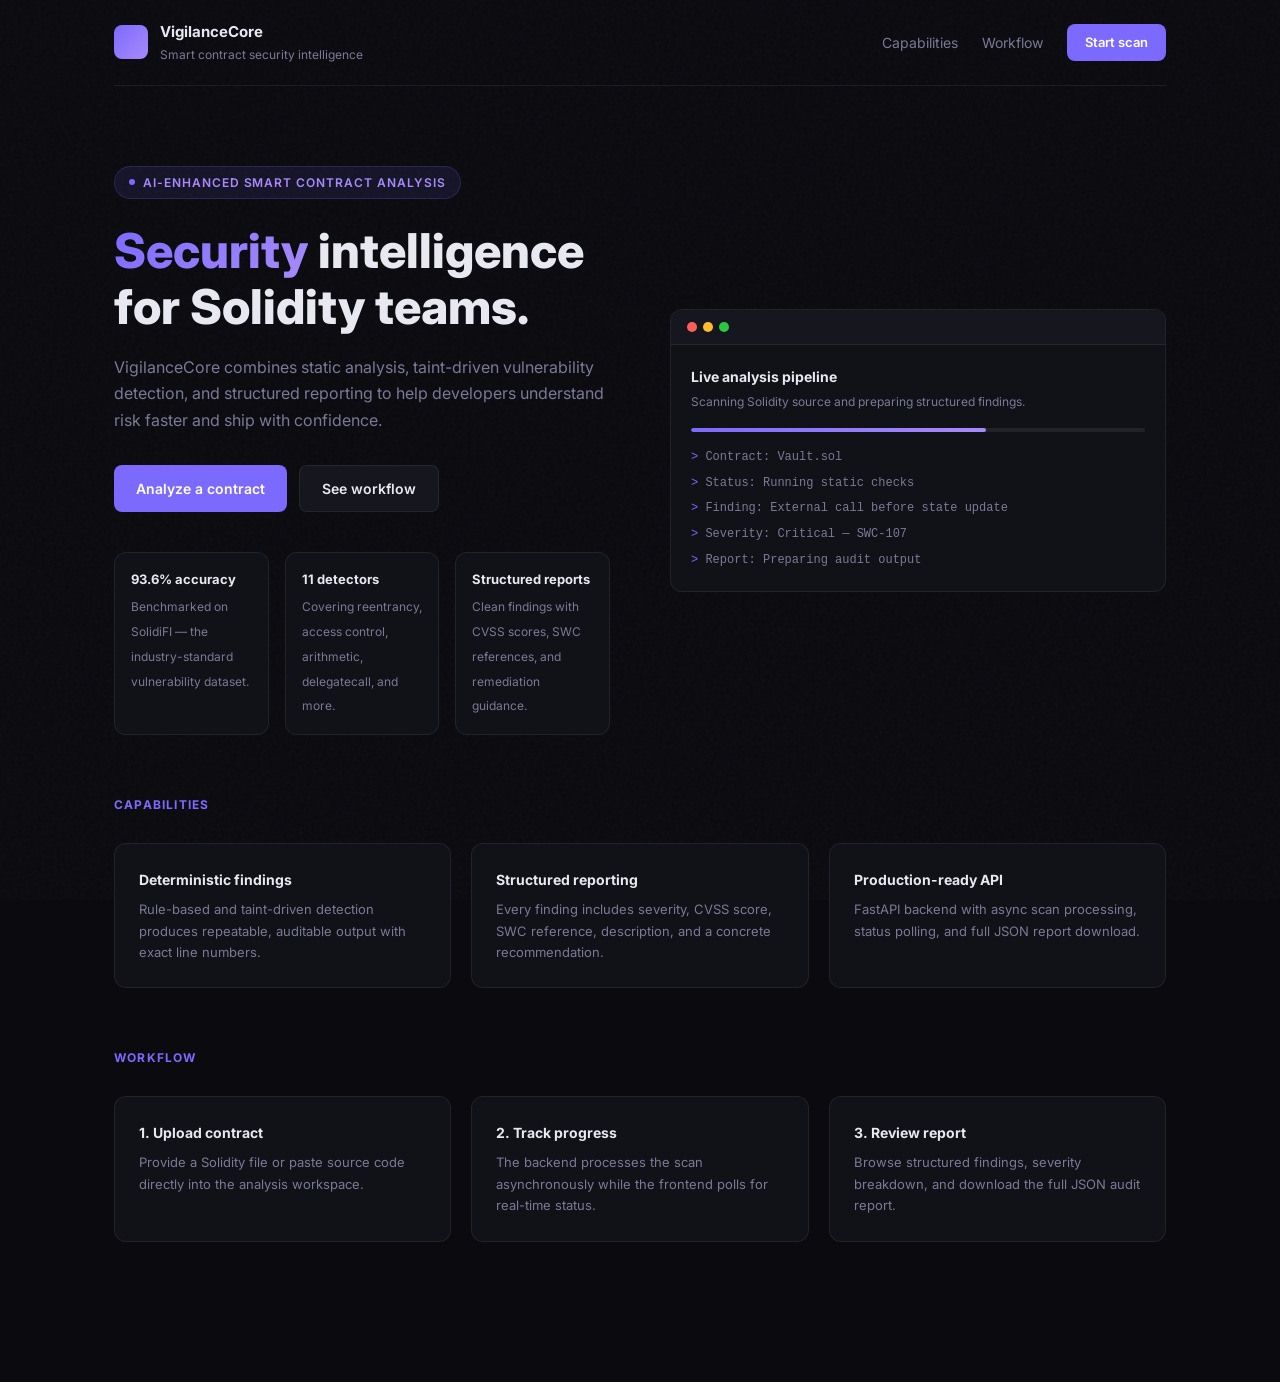
<file: frontend/index.html>
<!DOCTYPE html>
<html lang="en">
<head>
  <meta charset="UTF-8" />
  <meta name="viewport" content="width=device-width, initial-scale=1.0" />
  <meta name="description" content="VigilanceCore — AI-enhanced smart contract security analysis platform." />
  <title>VigilanceCore | Smart Contract Security Intelligence</title>
  <link rel="preconnect" href="https://fonts.googleapis.com">
  <link rel="preconnect" href="https://fonts.gstatic.com" crossorigin>
  <link href="https://fonts.googleapis.com/css2?family=Inter:wght@400;500;600;700;800&display=swap" rel="stylesheet">
  <link rel="stylesheet" href="/frontend/styles.css" />
</head>
<body>
  <div class="noise"></div>

  <header class="container">
    <nav class="nav">
      <a class="brand" href="/">
        <div class="brand-mark" aria-hidden="true"></div>
        <div>
          <strong>VigilanceCore</strong>
          <span>Smart contract security intelligence</span>
        </div>
      </a>
      <div class="nav-links">
        <a href="#capabilities">Capabilities</a>
        <a href="#workflow">Workflow</a>
        <a href="frontend/input" class="cta">Start scan</a>
      </div>
    </nav>
  </header>

  <main class="container">
    <section class="hero">
      <div>
        <div class="eyebrow"><i></i> AI-enhanced smart contract analysis</div>
        <h1><span class="gradient-text">Security</span> intelligence for Solidity teams.</h1>
        <p class="lead">
          VigilanceCore combines static analysis, taint-driven vulnerability detection, and structured reporting
          to help developers understand risk faster and ship with confidence.
        </p>
        <div class="actions">
          <a href="/input" class="button primary">Analyze a contract</a>
          <a href="#workflow" class="button secondary">See workflow</a>
        </div>
        <div class="stats">
          <div class="stat">
            <strong>93.6% accuracy</strong>
            <span>Benchmarked on SolidiFI — the industry-standard vulnerability dataset.</span>
          </div>
          <div class="stat">
            <strong>11 detectors</strong>
            <span>Covering reentrancy, access control, arithmetic, delegatecall, and more.</span>
          </div>
          <div class="stat">
            <strong>Structured reports</strong>
            <span>Clean findings with CVSS scores, SWC references, and remediation guidance.</span>
          </div>
        </div>
      </div>

      <div class="hero-card" aria-label="Security scan preview">
        <div class="scan-window">
          <div class="scan-topbar" aria-hidden="true">
            <span class="dot"></span><span class="dot"></span><span class="dot"></span>
          </div>
          <div class="scan-body">
            <div class="scan-title">
              <div>
                <h2>Live analysis pipeline</h2>
                <p>Scanning Solidity source and preparing structured findings.</p>
              </div>
            </div>
            <div class="progress" aria-hidden="true"></div>
            <div class="code-panel">
              <div>Contract: Vault.sol</div>
              <div>Status: Running static checks</div>
              <div>Finding: External call before state update</div>
              <div>Severity: Critical — SWC-107</div>
              <div>Report: Preparing audit output</div>
            </div>
          </div>
        </div>
      </div>
    </section>

    <section id="capabilities">
      <p class="section-label">Capabilities</p>
      <div class="feature-grid">
        <article class="feature">
          <h3>Deterministic findings</h3>
          <p>Rule-based and taint-driven detection produces repeatable, auditable output with exact line numbers.</p>
        </article>
        <article class="feature">
          <h3>Structured reporting</h3>
          <p>Every finding includes severity, CVSS score, SWC reference, description, and a concrete recommendation.</p>
        </article>
        <article class="feature">
          <h3>Production-ready API</h3>
          <p>FastAPI backend with async scan processing, status polling, and full JSON report download.</p>
        </article>
      </div>
    </section>

    <section id="workflow" style="padding-bottom: 80px;">
      <p class="section-label">Workflow</p>
      <div class="feature-grid">
        <article class="feature">
          <h3>1. Upload contract</h3>
          <p>Provide a Solidity file or paste source code directly into the analysis workspace.</p>
        </article>
        <article class="feature">
          <h3>2. Track progress</h3>
          <p>The backend processes the scan asynchronously while the frontend polls for real-time status.</p>
        </article>
        <article class="feature">
          <h3>3. Review report</h3>
          <p>Browse structured findings, severity breakdown, and download the full JSON audit report.</p>
        </article>
      </div>
    </section>
  </main>

  <script src="/frontend/app.js"></script>
</body>
</html>
</file>
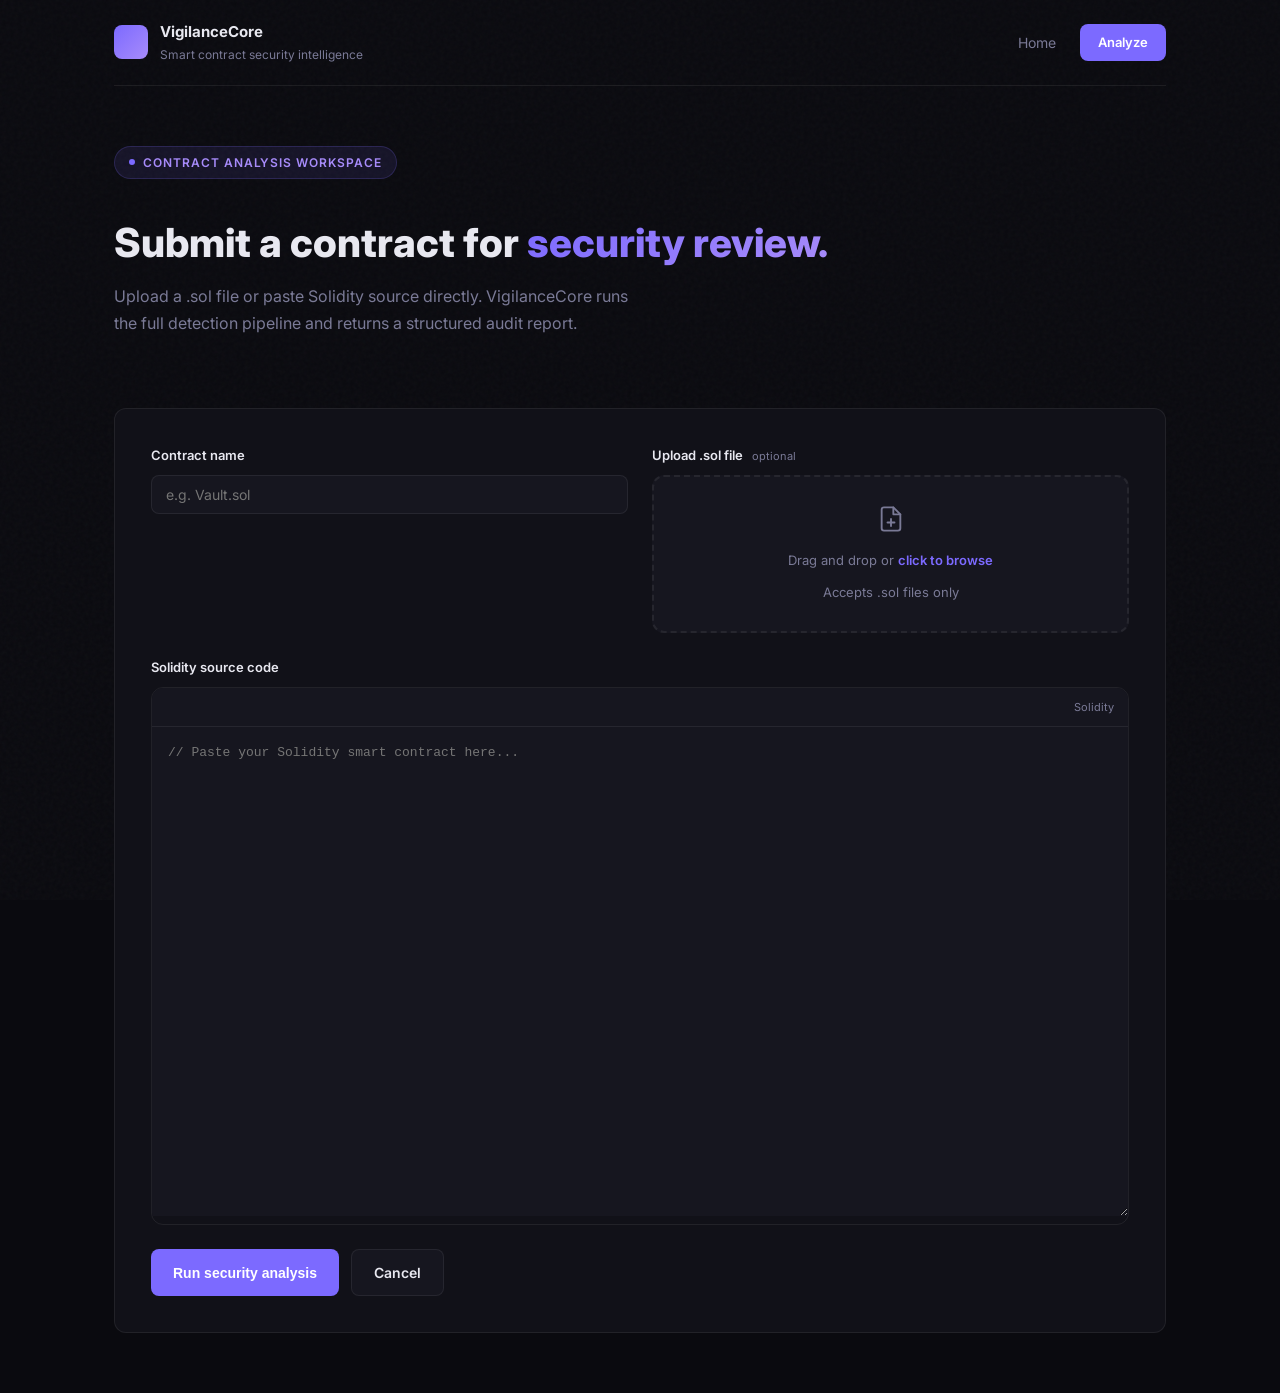
<file: frontend/input.html>
<!DOCTYPE html>
<html lang="en">
<head>
  <meta charset="UTF-8" />
  <meta name="viewport" content="width=device-width, initial-scale=1.0" />
  <meta name="description" content="Upload or paste a Solidity contract for security analysis." />
  <title>VigilanceCore | Analyze Contract</title>
  <link rel="preconnect" href="https://fonts.googleapis.com">
  <link rel="preconnect" href="https://fonts.gstatic.com" crossorigin>
  <link href="https://fonts.googleapis.com/css2?family=Inter:wght@400;500;600;700;800&display=swap" rel="stylesheet">
  <link rel="stylesheet" href="/frontend/styles.css" />
</head>
<body>
  <div class="noise"></div>

  <header class="container">
    <nav class="nav">
      <a class="brand" href="/">
        <div class="brand-mark" aria-hidden="true"></div>
        <div>
          <strong>VigilanceCore</strong>
          <span>Smart contract security intelligence</span>
        </div>
      </a>
      <div class="nav-links">
        <a href="/">Home</a>
        <a href="/input" class="cta">Analyze</a>
      </div>
    </nav>
  </header>

  <main class="container">
    <section class="page-hero">
      <div class="eyebrow"><i></i> Contract analysis workspace</div>
      <h1 class="page-title">Submit a contract for <span class="gradient-text">security review.</span></h1>
      <p class="lead">Upload a .sol file or paste Solidity source directly. VigilanceCore runs the full detection pipeline and returns a structured audit report.</p>
    </section>

    <section class="form-shell">
      <form id="analysisForm" class="analysis-form" novalidate>

        <div class="form-row">
          <div class="form-group">
            <label for="contractName">Contract name</label>
            <input
              type="text"
              id="contractName"
              name="contract_name"
              placeholder="e.g. Vault.sol"
              autocomplete="off"
            />
            <span class="field-error" id="contractNameError">Please enter a contract name.</span>
          </div>

          <div class="form-group">
            <label>Upload .sol file <span class="optional-tag">optional</span></label>

            <div class="file-drop-zone" id="fileDropZone">
              <div class="file-drop-inner">
                <div class="file-icon" aria-hidden="true">
                  <svg width="28" height="28" viewBox="0 0 24 24" fill="none" stroke="currentColor" stroke-width="1.6" stroke-linecap="round" stroke-linejoin="round">
                    <path d="M14 2H6a2 2 0 0 0-2 2v16a2 2 0 0 0 2 2h12a2 2 0 0 0 2-2V8z"/>
                    <polyline points="14 2 14 8 20 8"/>
                    <line x1="12" y1="18" x2="12" y2="12"/>
                    <line x1="9" y1="15" x2="15" y2="15"/>
                  </svg>
                </div>
                <p id="fileLabel">Drag and drop or <span class="link-text">click to browse</span></p>
                <p class="helper-text">Accepts .sol files only</p>
              </div>
            </div>

            <!-- File input OUTSIDE drop zone — visually hidden but fully clickable -->
            <input
              type="file"
              id="fileInput"
              name="file"
              accept=".sol"
              aria-label="Upload Solidity file"
              style="position:absolute; width:1px; height:1px; opacity:0; overflow:hidden; z-index:-1;"
            />
          </div>
        </div>

        <div class="form-group">
          <label for="solidityCode">Solidity source code</label>
          <div class="code-editor-wrap">
            <div class="code-topbar" aria-hidden="true">
              <span class="dot"></span><span class="dot"></span><span class="dot"></span>
              <span class="code-lang">Solidity</span>
            </div>
            <textarea
              id="solidityCode"
              name="solidity_code"
              rows="22"
              placeholder="// Paste your Solidity smart contract here..."
              spellcheck="false"
            ></textarea>
          </div>
          <span class="field-error" id="solidityCodeError">Please paste Solidity code or upload a .sol file.</span>
        </div>

        <div class="form-actions">
          <button type="submit" class="button primary" id="analyzeBtn">
            <span id="analyzeBtnText">Run security analysis</span>
            <span class="spinner hidden" id="analyzeSpinner" aria-hidden="true"></span>
          </button>
          <a href="/" class="button secondary">Cancel</a>
        </div>

        <div class="status-card hidden" id="statusCard" aria-live="polite" aria-busy="false">
          <div class="status-header">
            <span class="status-dot" id="statusDot"></span>
            <strong id="statusTitle">Initializing</strong>
            <span class="status-badge" id="statusBadge">Ready</span>
          </div>
          <p id="statusMessage">Awaiting input...</p>
          <div class="progress-bar">
            <div class="progress-fill" id="progressFill" style="width:0%"></div>
          </div>
        </div>

      </form>
    </section>
  </main>

  <script src="/frontend/app.js"></script>
</body>
</html>
</file>
<file: frontend/styles.css>
/* ── Reset & base ─────────────────────────────────────────────────────────── */
*, *::before, *::after { box-sizing: border-box; margin: 0; padding: 0; }

:root {
  --bg:           #0a0a0f;
  --surface:      #111118;
  --surface2:     #16161f;
  --border:       rgba(255,255,255,0.07);
  --border-hover: rgba(255,255,255,0.14);
  --text:         #e8e8f0;
  --muted:        #7a7a96;
  --accent:       #7c6aff;
  --accent2:      #a78bfa;
  --success:      #22c55e;
  --warning:      #f59e0b;
  --danger:       #ef4444;
  --info:         #3b82f6;
  --critical:     #ff3b3b;
  --high:         #f97316;
  --medium:       #facc15;
  --low:          #60a5fa;
  --radius:       12px;
  --radius-sm:    8px;
  --font:         'Inter', system-ui, sans-serif;
  --transition:   0.2s ease;
}

html { scroll-behavior: smooth; }

body {
  background: var(--bg);
  color: var(--text);
  font-family: var(--font);
  font-size: 15px;
  line-height: 1.65;
  min-height: 100vh;
  -webkit-font-smoothing: antialiased;
}

/* ── Noise texture ────────────────────────────────────────────────────────── */
.noise {
  position: fixed; inset: 0; pointer-events: none; z-index: 0;
  background-image: url("data:image/svg+xml,%3Csvg viewBox='0 0 256 256' xmlns='http://www.w3.org/2000/svg'%3E%3Cfilter id='noise'%3E%3CfeTurbulence type='fractalNoise' baseFrequency='0.9' numOctaves='4' stitchTiles='stitch'/%3E%3C/filter%3E%3Crect width='100%25' height='100%25' filter='url(%23noise)' opacity='0.03'/%3E%3C/svg%3E");
}

/* ── Layout ───────────────────────────────────────────────────────────────── */
.container { max-width: 1100px; margin: 0 auto; padding: 0 24px; position: relative; z-index: 1; }

/* ── Nav ──────────────────────────────────────────────────────────────────── */
.nav {
  display: flex; align-items: center; justify-content: space-between;
  padding: 20px 0; border-bottom: 1px solid var(--border);
}
.brand { display: flex; align-items: center; gap: 12px; text-decoration: none; color: var(--text); }
.brand strong { display: block; font-size: 15px; font-weight: 700; }
.brand span   { display: block; font-size: 12px; color: var(--muted); }
.brand-mark {
  width: 34px; height: 34px; border-radius: 8px;
  background: linear-gradient(135deg, var(--accent), var(--accent2));
  flex-shrink: 0;
}
.nav-links { display: flex; align-items: center; gap: 24px; }
.nav-links a { color: var(--muted); text-decoration: none; font-size: 14px; transition: color var(--transition); }
.nav-links a:hover { color: var(--text); }
.nav-links .cta {
  background: var(--accent); color: #fff; padding: 8px 18px;
  border-radius: var(--radius-sm); font-weight: 600; font-size: 13px;
}
.nav-links .cta:hover { background: var(--accent2); color: #fff; }

/* ── Buttons ──────────────────────────────────────────────────────────────── */
.button {
  display: inline-flex; align-items: center; gap: 8px;
  padding: 11px 22px; border-radius: var(--radius-sm);
  font-weight: 600; font-size: 14px; text-decoration: none;
  cursor: pointer; border: none; transition: all var(--transition);
}
.button.primary   { background: var(--accent); color: #fff; }
.button.primary:hover { background: var(--accent2); }
.button.secondary { background: var(--surface2); color: var(--text); border: 1px solid var(--border); }
.button.secondary:hover { border-color: var(--border-hover); }

/* ── Hero ─────────────────────────────────────────────────────────────────── */
.hero {
  display: grid; grid-template-columns: 1fr 1fr;
  gap: 60px; align-items: center; padding: 80px 0 60px;
}
@media (max-width: 768px) { .hero { grid-template-columns: 1fr; } .hero-card { display: none; } }

.eyebrow {
  display: inline-flex; align-items: center; gap: 8px;
  font-size: 12px; font-weight: 600; color: var(--accent2);
  text-transform: uppercase; letter-spacing: 0.08em;
  background: rgba(124,106,255,0.1); padding: 6px 14px;
  border-radius: 99px; border: 1px solid rgba(124,106,255,0.2);
  margin-bottom: 24px;
}
.eyebrow i {
  width: 6px; height: 6px; background: var(--accent);
  border-radius: 50%; display: inline-block; animation: pulse 2s infinite;
}
@keyframes pulse { 0%,100%{opacity:1} 50%{opacity:0.4} }

h1 { font-size: clamp(2rem, 4vw, 3rem); font-weight: 800; line-height: 1.15; margin-bottom: 20px; }
.gradient-text { background: linear-gradient(135deg, var(--accent), var(--accent2)); -webkit-background-clip: text; -webkit-text-fill-color: transparent; background-clip: text; }
.lead { color: var(--muted); font-size: 16px; margin-bottom: 32px; max-width: 520px; }
.actions { display: flex; gap: 12px; flex-wrap: wrap; margin-bottom: 40px; }

.stats { display: grid; grid-template-columns: repeat(3, 1fr); gap: 16px; }
.stat {
  background: var(--surface); border: 1px solid var(--border);
  border-radius: var(--radius); padding: 16px;
}
.stat strong { display: block; font-size: 13px; font-weight: 700; color: var(--text); margin-bottom: 4px; }
.stat span   { font-size: 12px; color: var(--muted); }

/* ── Hero card ────────────────────────────────────────────────────────────── */
.hero-card { background: var(--surface); border: 1px solid var(--border); border-radius: var(--radius); overflow: hidden; }
.scan-window {}
.scan-topbar { display: flex; gap: 6px; padding: 12px 16px; background: var(--surface2); border-bottom: 1px solid var(--border); }
.dot { width: 10px; height: 10px; border-radius: 50%; }
.scan-topbar .dot:nth-child(1) { background:#ff5f57; }
.scan-topbar .dot:nth-child(2) { background:#febc2e; }
.scan-topbar .dot:nth-child(3) { background:#28c840; }
.scan-body { padding: 20px; }
.scan-title { display: flex; justify-content: space-between; align-items: flex-start; margin-bottom: 16px; }
.scan-title h2 { font-size: 14px; font-weight: 700; margin-bottom: 4px; }
.scan-title p  { font-size: 12px; color: var(--muted); }
.progress { height: 4px; background: var(--border); border-radius: 99px; margin-bottom: 16px; overflow: hidden; }
.progress::after { content:""; display:block; height:100%; width:65%; background:linear-gradient(90deg,var(--accent),var(--accent2)); border-radius:99px; animation: scan-progress 3s ease-in-out infinite; }
@keyframes scan-progress { 0%{width:20%} 60%{width:80%} 100%{width:20%} }
.code-panel { font-family: monospace; font-size: 12px; color: var(--muted); display: flex; flex-direction: column; gap: 6px; }
.code-panel div::before { content: "> "; color: var(--accent); }

/* ── Sections ─────────────────────────────────────────────────────────────── */
.section-label { font-size: 12px; font-weight: 700; text-transform: uppercase; letter-spacing: 0.1em; color: var(--accent); margin-bottom: 28px; }
.feature-grid  { display: grid; grid-template-columns: repeat(3,1fr); gap: 20px; margin-bottom: 60px; }
@media (max-width: 768px) { .feature-grid { grid-template-columns: 1fr; } }
.feature { background: var(--surface); border: 1px solid var(--border); border-radius: var(--radius); padding: 24px; transition: border-color var(--transition); }
.feature:hover { border-color: var(--border-hover); }
.feature h3 { font-size: 14px; font-weight: 700; margin-bottom: 8px; }
.feature p  { font-size: 13px; color: var(--muted); }

/* ── Page hero ────────────────────────────────────────────────────────────── */
.page-hero { padding: 60px 0 40px; }
.page-title { font-size: clamp(1.8rem, 3.5vw, 2.5rem); font-weight: 800; line-height: 1.2; margin: 16px 0 16px; }

/* ── Form ─────────────────────────────────────────────────────────────────── */
.form-shell { background: var(--surface); border: 1px solid var(--border); border-radius: var(--radius); padding: 36px; margin-bottom: 60px; }
.analysis-form { display: flex; flex-direction: column; gap: 24px; }
.form-row { display: grid; grid-template-columns: 1fr 1fr; gap: 24px; }
@media (max-width: 640px) { .form-row { grid-template-columns: 1fr; } }
.form-group { display: flex; flex-direction: column; gap: 8px; }
.form-group label { font-size: 13px; font-weight: 600; color: var(--text); }
.form-group input[type="text"] {
  background: var(--surface2); border: 1px solid var(--border);
  border-radius: var(--radius-sm); padding: 10px 14px;
  color: var(--text); font-size: 14px; font-family: var(--font);
  transition: border-color var(--transition); outline: none;
}
.form-group input[type="text"]:focus { border-color: var(--accent); }
.optional-tag { font-size: 11px; color: var(--muted); font-weight: 400; margin-left: 6px; }
.helper-text  { font-size: 11px; color: var(--muted); }

/* ── File drop zone ───────────────────────────────────────────────────────── */
.file-drop-zone {
  border: 2px dashed var(--border); border-radius: var(--radius);
  padding: 28px 20px; cursor: pointer; text-align: center;
  transition: all var(--transition); background: var(--surface2);
}
.file-drop-zone:hover, .file-drop-zone.drag-over { border-color: var(--accent); background: rgba(124,106,255,0.06); }
.file-drop-zone.has-file { border-color: var(--success); border-style: solid; }
.file-drop-inner { display: flex; flex-direction: column; align-items: center; gap: 10px; }
.file-icon { color: var(--muted); }
.file-drop-zone p { font-size: 13px; color: var(--muted); }
.link-text { color: var(--accent); font-weight: 600; }

/* ── Code editor ──────────────────────────────────────────────────────────── */
.code-editor-wrap { border: 1px solid var(--border); border-radius: var(--radius); overflow: hidden; }
.code-topbar {
  display: flex; align-items: center; gap: 6px;
  padding: 10px 14px; background: var(--surface2); border-bottom: 1px solid var(--border);
}
.code-lang { margin-left: auto; font-size: 11px; color: var(--muted); }
textarea {
  width: 100%; background: var(--surface2); border: none; outline: none;
  color: var(--text); font-family: 'Fira Code', 'Cascadia Code', monospace;
  font-size: 13px; line-height: 1.6; padding: 16px; resize: vertical;
  min-height: 340px;
}

/* ── Validation errors ────────────────────────────────────────────────────── */
.field-error { font-size: 12px; color: var(--danger); display: none; }
.field-error.visible { display: block; }

/* ── Form actions ─────────────────────────────────────────────────────────── */
.form-actions { display: flex; gap: 12px; flex-wrap: wrap; }
.spinner {
  width: 14px; height: 14px; border: 2px solid rgba(255,255,255,0.3);
  border-top-color: #fff; border-radius: 50%; animation: spin 0.7s linear infinite;
}
.spinner.hidden { display: none; }
@keyframes spin { to { transform: rotate(360deg); } }

/* ── Status card ──────────────────────────────────────────────────────────── */
.status-card { background: var(--surface2); border: 1px solid var(--border); border-radius: var(--radius); padding: 20px; display: flex; flex-direction: column; gap: 10px; }
.status-card.hidden { display: none; }
.status-header { display: flex; align-items: center; gap: 10px; }
.status-dot { width: 8px; height: 8px; border-radius: 50%; flex-shrink: 0; background: var(--muted); }
.status-dot.running { background: var(--accent); animation: pulse 1.2s infinite; }
.status-dot.success { background: var(--success); }
.status-dot.error   { background: var(--danger); }
.status-badge { font-size: 11px; font-weight: 700; padding: 3px 10px; border-radius: 99px; margin-left: auto; }
.status-badge.running { background: rgba(124,106,255,0.15); color: var(--accent2); }
.status-badge.success { background: rgba(34,197,94,0.15);  color: var(--success); }
.status-badge.error   { background: rgba(239,68,68,0.15);  color: var(--danger); }
.progress-bar { height: 4px; background: var(--border); border-radius: 99px; overflow: hidden; }
.progress-fill { height: 100%; background: linear-gradient(90deg, var(--accent), var(--accent2)); border-radius: 99px; transition: width 0.4s ease; }

/* ── Results loading / error ──────────────────────────────────────────────── */
.hidden { display: none !important; }
.results-loading {
  display: flex; flex-direction: column; align-items: center;
  justify-content: center; gap: 20px; padding: 80px 0; color: var(--muted);
}
.loader-ring {
  width: 40px; height: 40px;
  border: 3px solid var(--border); border-top-color: var(--accent);
  border-radius: 50%; animation: spin 0.9s linear infinite;
}
.results-error { text-align: center; padding: 80px 0; }
.results-error h2 { font-size: 1.4rem; margin-bottom: 12px; }
.results-error p  { color: var(--muted); }

/* ── Summary grid ─────────────────────────────────────────────────────────── */
.summary-grid { display: grid; grid-template-columns: repeat(4,1fr); gap: 16px; margin-bottom: 32px; }
@media (max-width: 768px) { .summary-grid { grid-template-columns: repeat(2,1fr); } }
.summary-card { background: var(--surface); border: 1px solid var(--border); border-radius: var(--radius); padding: 20px; }
.summary-label { font-size: 11px; font-weight: 600; text-transform: uppercase; letter-spacing: 0.08em; color: var(--muted); display: block; margin-bottom: 8px; }
.summary-card strong { font-size: 1.3rem; font-weight: 800; display: block; margin-bottom: 4px; }
.summary-card p { font-size: 12px; color: var(--muted); }

/* ── Dashboard Charts ──────────────────────────────────────────────────────── */
.dashboard-charts { 
  display: grid; 
  grid-template-columns: 1fr 1fr; 
  gap: 24px; 
  margin-bottom: 40px; 
}
@media (max-width: 768px) { .dashboard-charts { grid-template-columns: 1fr; } }

.chart-card { 
  background: var(--surface); 
  border: 1px solid var(--border); 
  border-radius: var(--radius); 
  padding: 24px; 
  display: flex; 
  flex-direction: column;
}
.chart-card h3 { 
  font-size: 14px; 
  font-weight: 700; 
  margin-bottom: 20px; 
  color: var(--text); 
  text-transform: uppercase; 
  letter-spacing: 0.05em; 
}
.chart-wrapper { 
  position: relative; 
  height: 250px; 
  width: 100%; 
  flex-grow: 1; 
  display: flex; 
  align-items: center; 
  justify-content: center; 
}

/* ── Findings ─────────────────────────────────────────────────────────────── */
.findings-section { margin-bottom: 40px; }
.findings-heading { font-size: 1.2rem; font-weight: 700; margin-bottom: 20px; }
.findings-list { 
  display: grid; 
  grid-template-columns: repeat(auto-fill, minmax(400px, 1fr)); 
  gap: 24px; 
}
.no-findings { text-align: center; padding: 40px; color: var(--muted); background: var(--surface); border: 1px solid var(--border); border-radius: var(--radius); }

.finding-card { 
  background: var(--surface); 
  border: 1px solid var(--border); 
  border-radius: var(--radius); 
  padding: 24px; 
  display: flex; 
  flex-direction: column; 
  gap: 14px; 
  border-left: 4px solid var(--border); 
  height: 100%;
  transition: transform var(--transition), box-shadow var(--transition), border-color var(--transition);
}
.finding-card:hover {
  transform: translateY(-4px);
  box-shadow: 0 12px 24px rgba(0,0,0,0.2);
  border-color: var(--border-hover);
}
.sev-border-critical { border-left-color: var(--critical); }
.sev-border-high     { border-left-color: var(--high); }
.sev-border-medium   { border-left-color: var(--medium); }
.sev-border-low      { border-left-color: var(--low); }
.sev-border-informational { border-left-color: var(--muted); }

.finding-header { display: flex; justify-content: space-between; align-items: center; }
.finding-meta   { display: flex; align-items: center; gap: 10px; }
.finding-num    { font-size: 12px; color: var(--muted); font-weight: 600; }
.finding-type   { font-size: 11px; font-weight: 700; text-transform: uppercase; letter-spacing: 0.06em; color: var(--muted); background: var(--surface2); padding: 3px 10px; border-radius: 99px; }
.finding-title  { font-size: 15px; font-weight: 700; }
.finding-desc   { font-size: 13px; color: var(--muted); line-height: 1.6; }

.finding-section { display: flex; flex-direction: column; gap: 6px; }
.finding-section-label { font-size: 11px; font-weight: 700; text-transform: uppercase; letter-spacing: 0.08em; color: var(--muted); }
.finding-section-text  { font-size: 13px; color: var(--text); line-height: 1.6; }
.code-tag { font-family: monospace; font-size: 12px; background: var(--surface2); border: 1px solid var(--border); padding: 3px 10px; border-radius: 6px; color: var(--accent2); }
.remediation { background: rgba(124,106,255,0.05); border: 1px solid rgba(124,106,255,0.12); border-radius: var(--radius-sm); padding: 14px; }

.finding-footer { 
  display: flex; 
  align-items: center; 
  gap: 10px; 
  flex-wrap: wrap; 
  margin-top: auto; 
  padding-top: 12px; 
  border-top: 1px solid var(--border); 
}
.cvss-score { font-size: 12px; font-weight: 700; color: var(--warning); background: rgba(245,158,11,0.1); padding: 3px 10px; border-radius: 99px; }
.swc-tag    { font-size: 12px; font-weight: 700; color: var(--accent2); background: rgba(124,106,255,0.1); padding: 3px 10px; border-radius: 99px; }

/* ── Severity badges ──────────────────────────────────────────────────────── */
.severity-badge { font-size: 11px; font-weight: 700; padding: 4px 12px; border-radius: 99px; text-transform: capitalize; }
.sev-critical { background: rgba(255,59,59,0.15);  color: var(--critical); }
.sev-high     { background: rgba(249,115,22,0.15); color: var(--high); }
.sev-medium   { background: rgba(250,204,21,0.15); color: var(--medium); }
.sev-low      { background: rgba(96,165,250,0.15); color: var(--low); }
.sev-informational, .sev-none { background: rgba(122,122,150,0.15); color: var(--muted); }

/* ── Results actions ──────────────────────────────────────────────────────── */
.results-actions { display: flex; gap: 12px; flex-wrap: wrap; padding-bottom: 60px; }
.results-shell.hidden { display: none; }

/* ── Scroll reveal ────────────────────────────────────────────────────────── */
.reveal { opacity: 0; transform: translateY(18px); transition: opacity 0.5s ease, transform 0.5s ease; }
.reveal.is-visible { opacity: 1; transform: none; }
</file>
